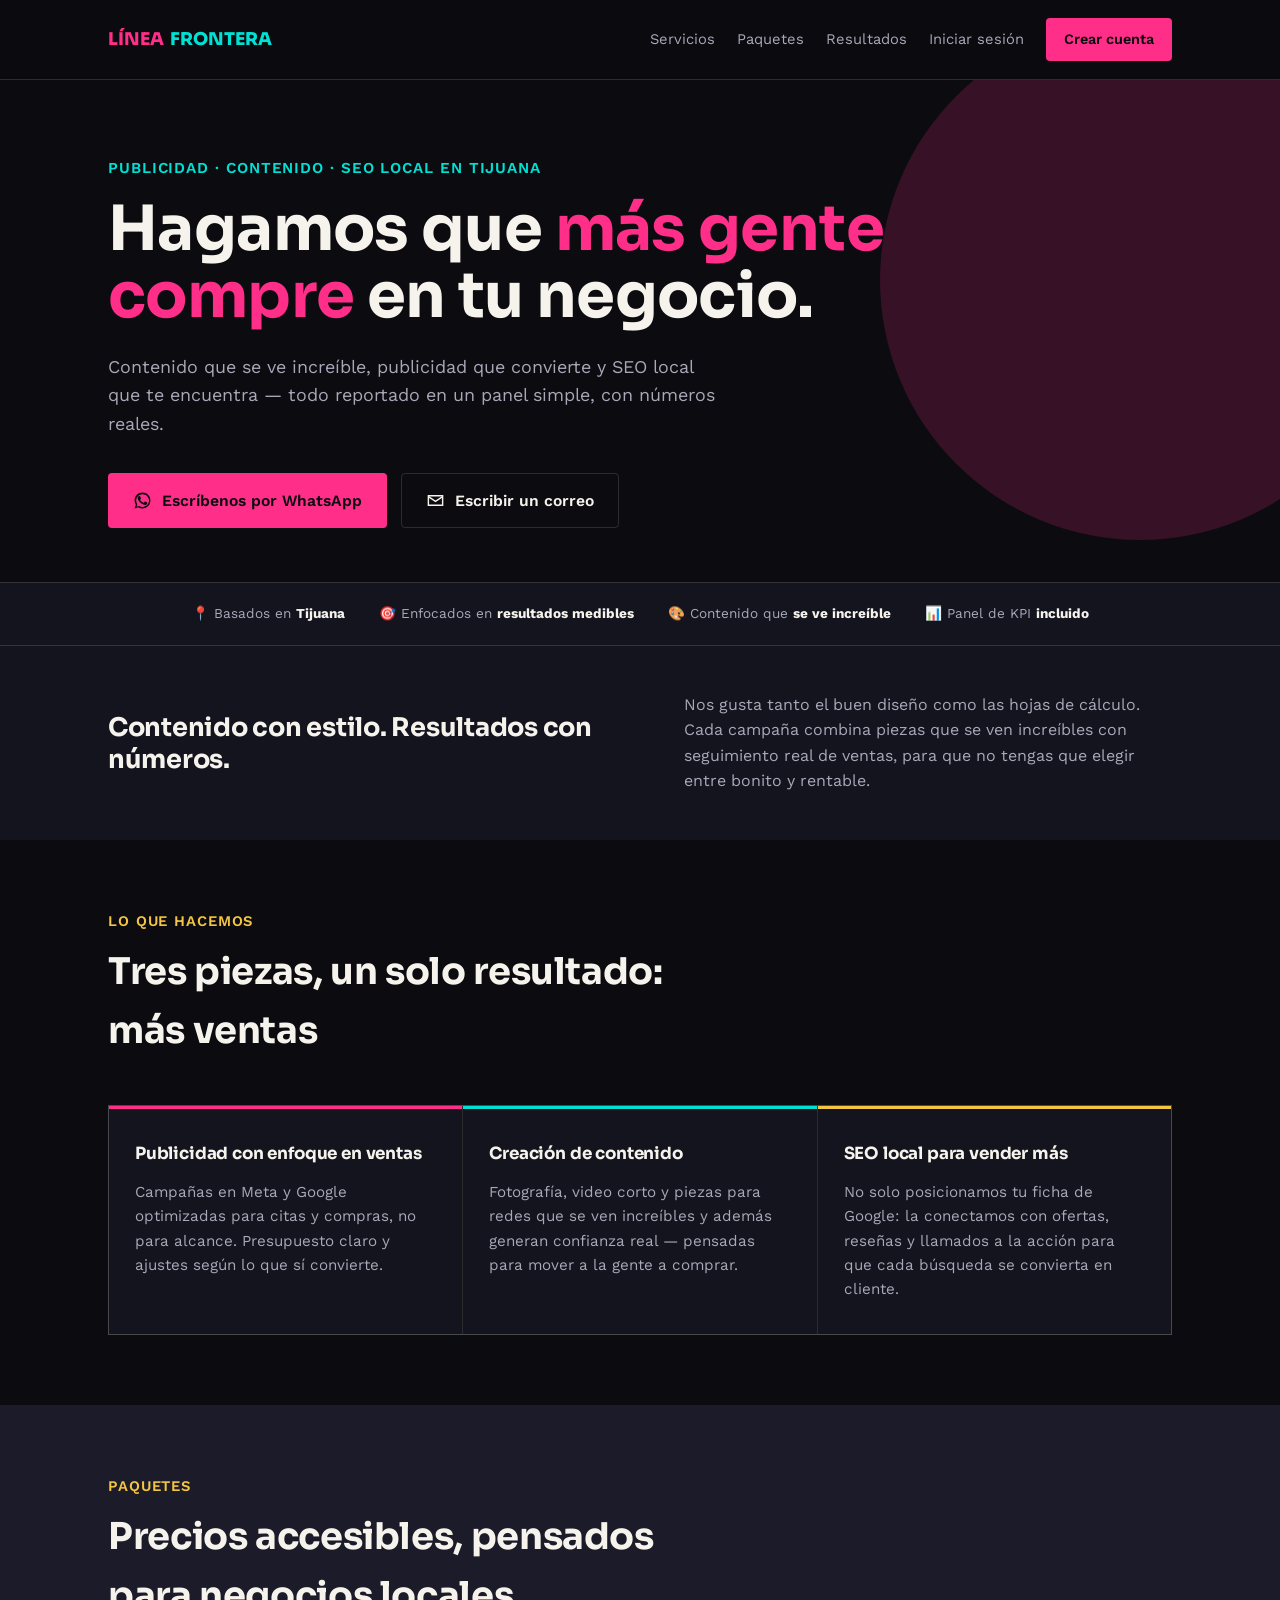
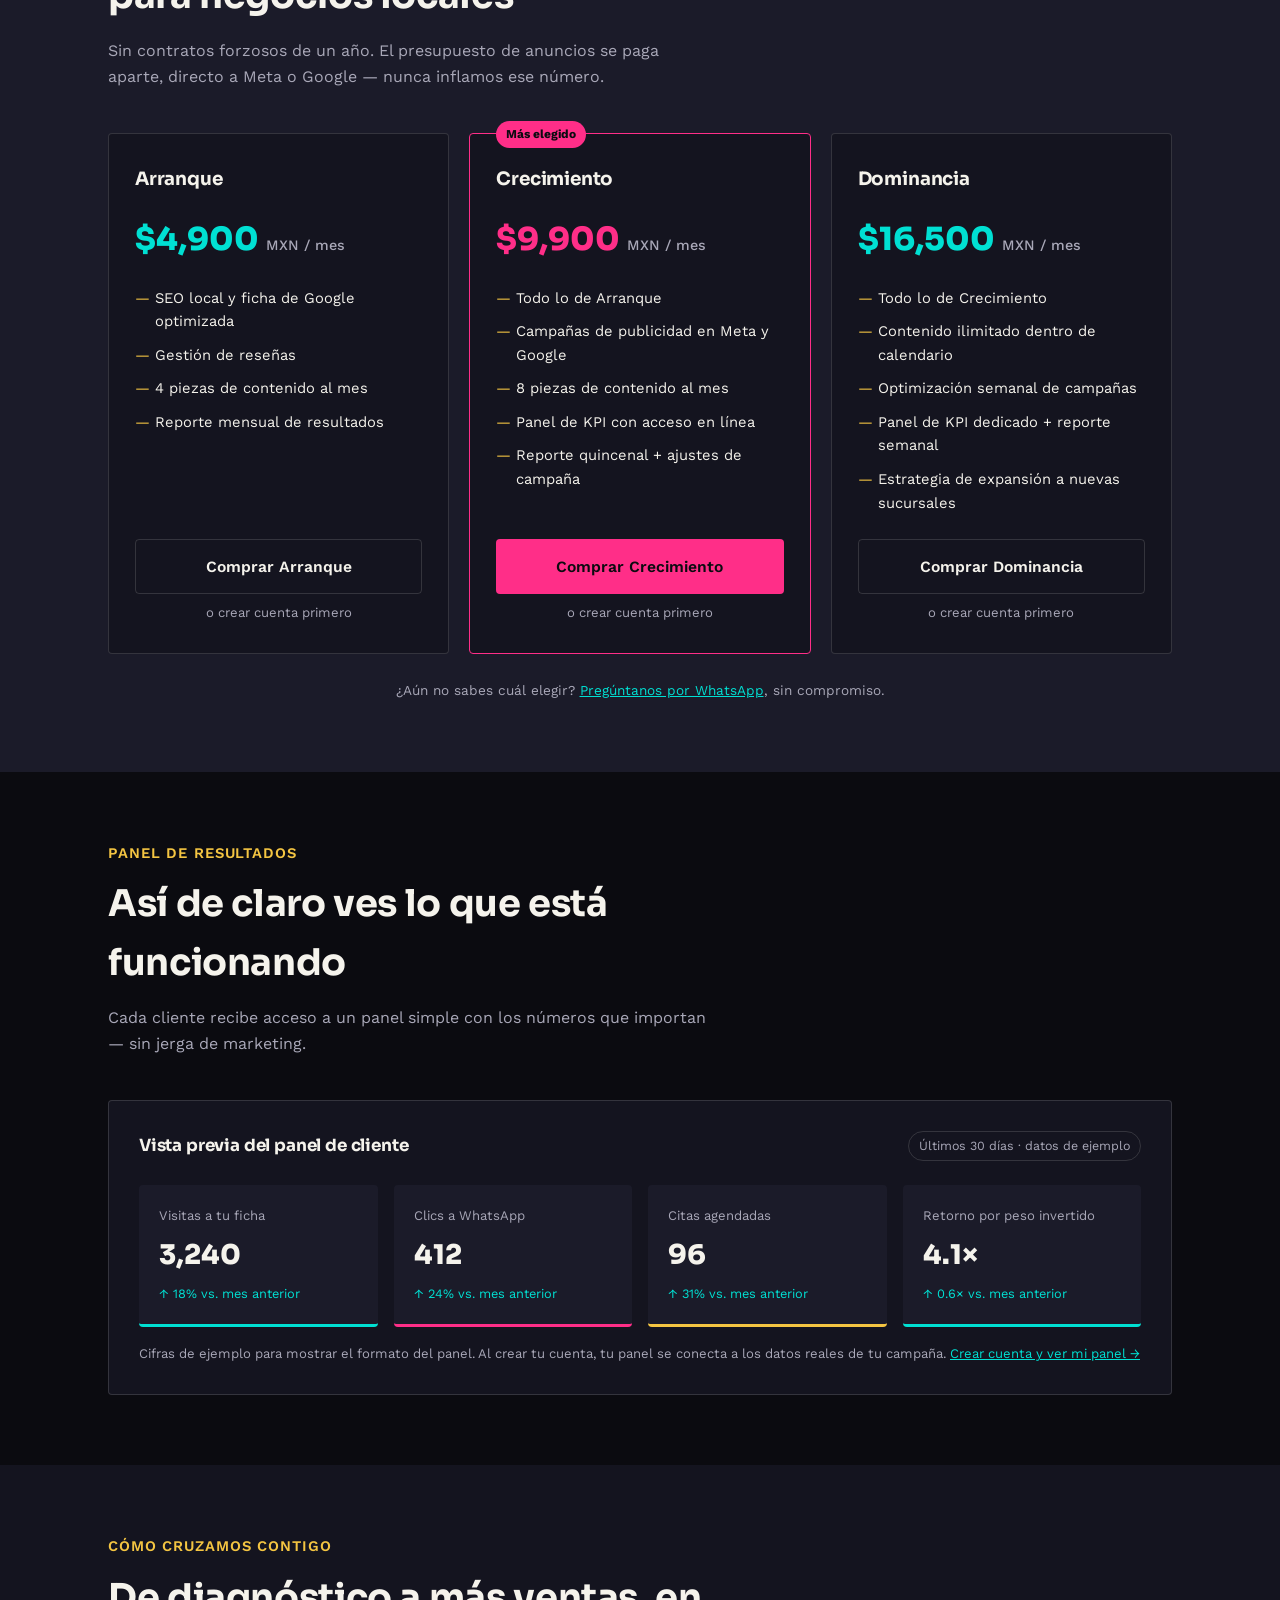
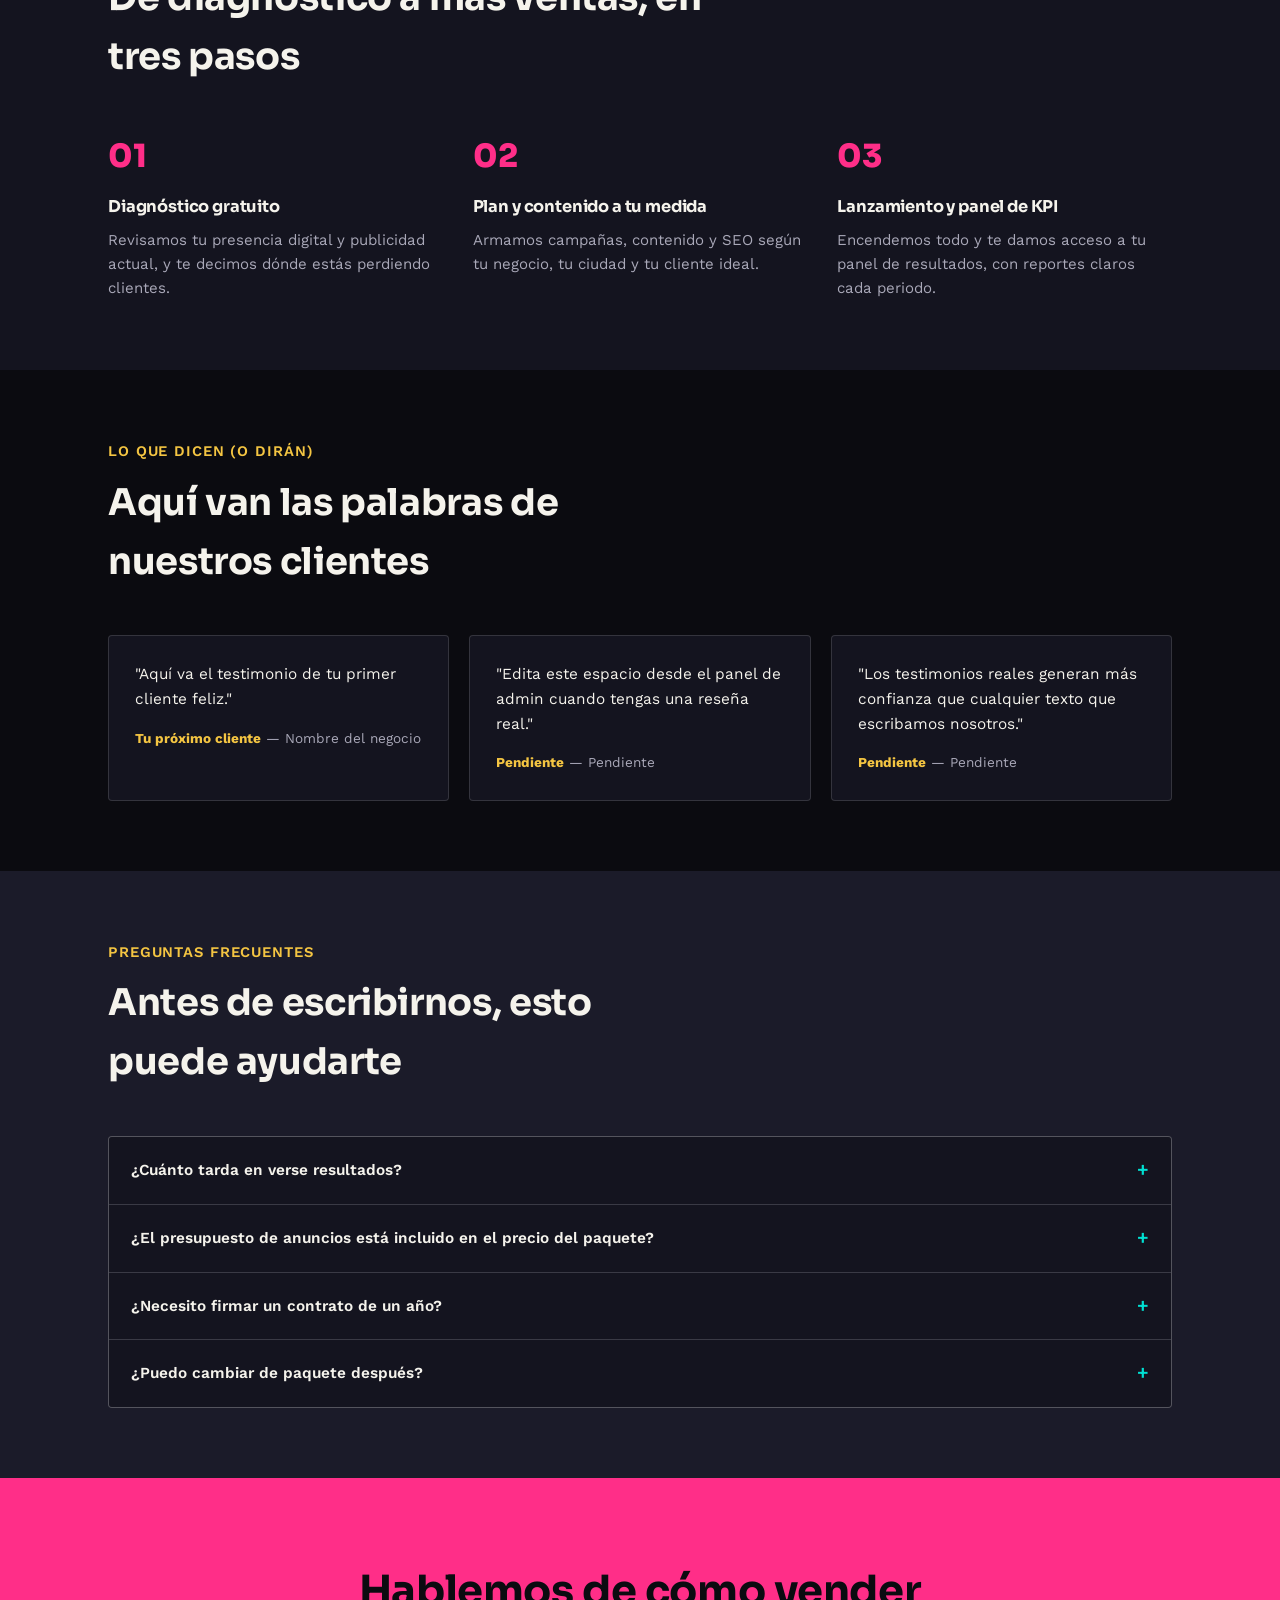
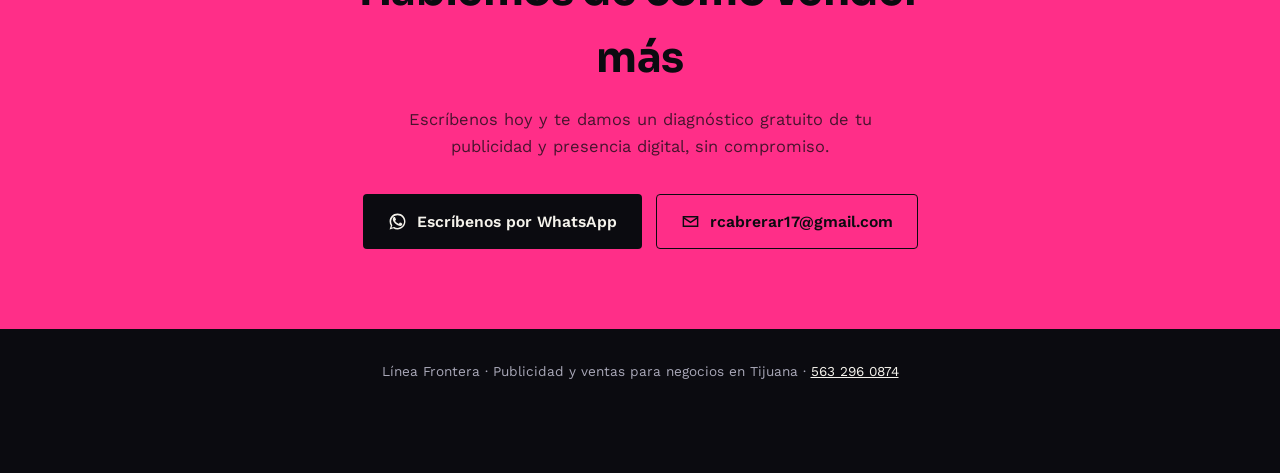
<file: index.html>
<!DOCTYPE html>
<html lang="es">
<head>
<meta charset="UTF-8">
<meta name="viewport" content="width=device-width, initial-scale=1.0">
<title>Línea Frontera — Publicidad, contenido y SEO en Tijuana</title>
<meta name="description" content="Agencia de publicidad, contenido y SEO local en Tijuana. Contenido que se ve increíble y resultados que se ven en tu panel de ventas.">
<link rel="stylesheet" href="styles.css">
</head>
<body>

<header class="top">
  <nav class="nav">
    <div class="brand"><span class="lf-b">LÍNEA</span><span class="lf-f">FRONTERA</span></div>
    <div class="nav-links" id="navLinks">
      <a class="link" href="#servicios">Servicios</a>
      <a class="link" href="#paquetes">Paquetes</a>
      <a class="link" href="#resultados">Resultados</a>
      <a class="link" href="auth.html">Iniciar sesión</a>
      <a class="cta-nav" href="auth.html?modo=crear">Crear cuenta</a>
    </div>
    <button class="menu-btn" id="menuBtn" aria-label="Abrir menú">☰</button>
  </nav>
</header>

<section class="hero">
  <div class="blockbg"></div>
  <div class="wrap">
    <div class="kicker" id="heroKicker">Publicidad · Contenido · SEO local en Tijuana</div>
    <h1 id="heroTitle">Cargando…</h1>
    <p class="lead" id="heroSubtitle">Cargando…</p>
    <div class="cta-row" id="contacto">
      <a class="btn btn-primary" id="heroWaBtn" target="_blank" rel="noopener">
        <svg viewBox="0 0 24 24" fill="currentColor"><path d="M17.472 14.382c-.297-.149-1.758-.867-2.03-.967-.273-.099-.471-.148-.67.15-.197.297-.767.966-.94 1.164-.173.198-.347.223-.644.075-.297-.15-1.255-.463-2.39-1.475-.883-.788-1.48-1.761-1.653-2.059-.173-.297-.018-.458.13-.606.134-.133.298-.347.446-.52.149-.174.198-.298.298-.497.099-.198.05-.372-.025-.521-.075-.149-.669-1.612-.916-2.207-.242-.579-.487-.5-.669-.51-.173-.008-.371-.01-.57-.01-.198 0-.52.074-.792.372-.272.297-1.04 1.016-1.04 2.479 0 1.462 1.065 2.875 1.213 3.074.148.198 2.096 3.2 5.077 4.487.709.306 1.262.489 1.694.625.712.227 1.36.195 1.871.118.571-.085 1.758-.719 2.006-1.413.248-.694.248-1.289.173-1.413-.074-.124-.272-.198-.57-.347z"/><path d="M12.014 2C6.486 2 2 6.486 2 12.014c0 1.987.577 3.83 1.577 5.396L2 22l4.706-1.55a9.945 9.945 0 0 0 5.308 1.532h.004c5.528 0 10.014-4.486 10.014-10.014C22.032 6.486 17.546 2 12.014 2zm0 18.14h-.003a8.14 8.14 0 0 1-4.146-1.135l-.297-.176-3.09.994.994-3.033-.193-.312a8.11 8.11 0 0 1-1.257-4.35c0-4.478 3.647-8.126 8.13-8.126 4.478 0 8.126 3.648 8.126 8.13 0 4.478-3.648 8.008-8.264 8.008z"/></svg>
        Escríbenos por WhatsApp
      </a>
      <a class="btn btn-outline" id="heroEmailBtn">
        <svg viewBox="0 0 24 24" fill="none" stroke="currentColor" stroke-width="1.8"><path d="M3 6h18v12H3z"/><path d="M3 7l9 6 9-6"/></svg>
        Escribir un correo
      </a>
    </div>
  </div>
</section>

<div class="trust-bar">
  <div class="wrap">
    <span>📍 Basados en <strong>Tijuana</strong></span>
    <span>🎯 Enfocados en <strong>resultados medibles</strong></span>
    <span>🎨 Contenido que <strong>se ve increíble</strong></span>
    <span>📊 Panel de KPI <strong>incluido</strong></span>
  </div>
</div>

<div class="strip">
  <div class="wrap">
    <h2 id="stripTitle">Cargando…</h2>
    <p id="stripText">Cargando…</p>
  </div>
</div>

<section class="services" id="servicios">
  <div class="wrap">
    <div class="section-head">
      <div class="kicker">Lo que hacemos</div>
      <h2>Tres piezas, un solo resultado: más ventas</h2>
    </div>
    <div class="services-grid" id="servicesGrid"></div>
  </div>
</section>

<section class="packages" id="paquetes">
  <div class="wrap">
    <div class="section-head">
      <div class="kicker">Paquetes</div>
      <h2>Precios accesibles, pensados para negocios locales</h2>
      <p>Sin contratos forzosos de un año. El presupuesto de anuncios se paga aparte, directo a Meta o Google — nunca inflamos ese número.</p>
    </div>
    <div class="pkg-grid" id="pkgGrid"></div>
    <p class="pkg-note">¿Aún no sabes cuál elegir? <a href="https://wa.me/525632960874?text=Hola%2C%20no%20s%C3%A9%20qu%C3%A9%20paquete%20me%20conviene" style="color:var(--cyan)" target="_blank" rel="noopener">Pregúntanos por WhatsApp</a>, sin compromiso.</p>
  </div>
</section>

<section class="kpi" id="resultados">
  <div class="wrap">
    <div class="section-head">
      <div class="kicker">Panel de resultados</div>
      <h2>Así de claro ves lo que está funcionando</h2>
      <p>Cada cliente recibe acceso a un panel simple con los números que importan — sin jerga de marketing.</p>
    </div>
    <div class="kpi-panel">
      <div class="kpi-panel-head">
        <h3>Vista previa del panel de cliente</h3>
        <span class="kpi-tag">Últimos 30 días · datos de ejemplo</span>
      </div>
      <div class="kpi-cards">
        <div class="kpi-card">
          <div class="label">Visitas a tu ficha</div>
          <div class="value" id="kpiVisitas">—</div>
          <div class="delta">↑ 18% vs. mes anterior</div>
        </div>
        <div class="kpi-card">
          <div class="label">Clics a WhatsApp</div>
          <div class="value" id="kpiClics">—</div>
          <div class="delta">↑ 24% vs. mes anterior</div>
        </div>
        <div class="kpi-card">
          <div class="label">Citas agendadas</div>
          <div class="value" id="kpiCitas">—</div>
          <div class="delta">↑ 31% vs. mes anterior</div>
        </div>
        <div class="kpi-card">
          <div class="label">Retorno por peso invertido</div>
          <div class="value" id="kpiRoas">—</div>
          <div class="delta">↑ 0.6× vs. mes anterior</div>
        </div>
      </div>
      <p class="kpi-caption">Cifras de ejemplo para mostrar el formato del panel. Al crear tu cuenta, tu panel se conecta a los datos reales de tu campaña. <a href="auth.html?modo=crear" style="color:var(--cyan)">Crear cuenta y ver mi panel →</a></p>
    </div>
  </div>
</section>

<section class="process">
  <div class="wrap">
    <div class="section-head">
      <div class="kicker">Cómo cruzamos contigo</div>
      <h2>De diagnóstico a más ventas, en tres pasos</h2>
    </div>
    <div class="steps">
      <div class="step">
        <div class="num">01</div>
        <h3>Diagnóstico gratuito</h3>
        <p>Revisamos tu presencia digital y publicidad actual, y te decimos dónde estás perdiendo clientes.</p>
      </div>
      <div class="step">
        <div class="num">02</div>
        <h3>Plan y contenido a tu medida</h3>
        <p>Armamos campañas, contenido y SEO según tu negocio, tu ciudad y tu cliente ideal.</p>
      </div>
      <div class="step">
        <div class="num">03</div>
        <h3>Lanzamiento y panel de KPI</h3>
        <p>Encendemos todo y te damos acceso a tu panel de resultados, con reportes claros cada periodo.</p>
      </div>
    </div>
  </div>
</section>

<section class="testimonials">
  <div class="wrap">
    <div class="section-head">
      <div class="kicker">Lo que dicen (o dirán)</div>
      <h2>Aquí van las palabras de nuestros clientes</h2>
    </div>
    <div class="testi-grid" id="testiGrid"></div>
  </div>
</section>

<section class="faq">
  <div class="wrap">
    <div class="section-head">
      <div class="kicker">Preguntas frecuentes</div>
      <h2>Antes de escribirnos, esto puede ayudarte</h2>
    </div>
    <div class="faq-list" id="faqList"></div>
  </div>
</section>

<section class="final">
  <div class="wrap">
    <h2>Hablemos de cómo vender más</h2>
    <p>Escríbenos hoy y te damos un diagnóstico gratuito de tu publicidad y presencia digital, sin compromiso.</p>
    <div class="cta-row">
      <a class="btn btn-primary" id="finalWaBtn" target="_blank" rel="noopener">
        <svg viewBox="0 0 24 24" fill="currentColor"><path d="M17.472 14.382c-.297-.149-1.758-.867-2.03-.967-.273-.099-.471-.148-.67.15-.197.297-.767.966-.94 1.164-.173.198-.347.223-.644.075-.297-.15-1.255-.463-2.39-1.475-.883-.788-1.48-1.761-1.653-2.059-.173-.297-.018-.458.13-.606.134-.133.298-.347.446-.52.149-.174.198-.298.298-.497.099-.198.05-.372-.025-.521-.075-.149-.669-1.612-.916-2.207-.242-.579-.487-.5-.669-.51-.173-.008-.371-.01-.57-.01-.198 0-.52.074-.792.372-.272.297-1.04 1.016-1.04 2.479 0 1.462 1.065 2.875 1.213 3.074.148.198 2.096 3.2 5.077 4.487.709.306 1.262.489 1.694.625.712.227 1.36.195 1.871.118.571-.085 1.758-.719 2.006-1.413.248-.694.248-1.289.173-1.413-.074-.124-.272-.198-.57-.347z"/><path d="M12.014 2C6.486 2 2 6.486 2 12.014c0 1.987.577 3.83 1.577 5.396L2 22l4.706-1.55a9.945 9.945 0 0 0 5.308 1.532h.004c5.528 0 10.014-4.486 10.014-10.014C22.032 6.486 17.546 2 12.014 2zm0 18.14h-.003a8.14 8.14 0 0 1-4.146-1.135l-.297-.176-3.09.994.994-3.033-.193-.312a8.11 8.11 0 0 1-1.257-4.35c0-4.478 3.647-8.126 8.13-8.126 4.478 0 8.126 3.648 8.126 8.13 0 4.478-3.648 8.008-8.264 8.008z"/></svg>
        Escríbenos por WhatsApp
      </a>
      <a class="btn btn-outline" id="finalEmailBtn">
        <svg viewBox="0 0 24 24" fill="none" stroke="currentColor" stroke-width="1.8"><path d="M3 6h18v12H3z"/><path d="M3 7l9 6 9-6"/></svg>
        <span id="finalEmailLabel">Escribir un correo</span>
      </a>
    </div>
  </div>
</section>

<footer>
  Línea Frontera · Publicidad y ventas para negocios en Tijuana · <a id="footerPhoneLink" href="#"><span id="footerPhoneLabel">—</span></a>
</footer>

<a class="sticky-wa" id="stickyWaBtn" target="_blank" rel="noopener">💬 Escríbenos por WhatsApp</a>

<script src="script.js"></script>
</body>
</html>
</file>
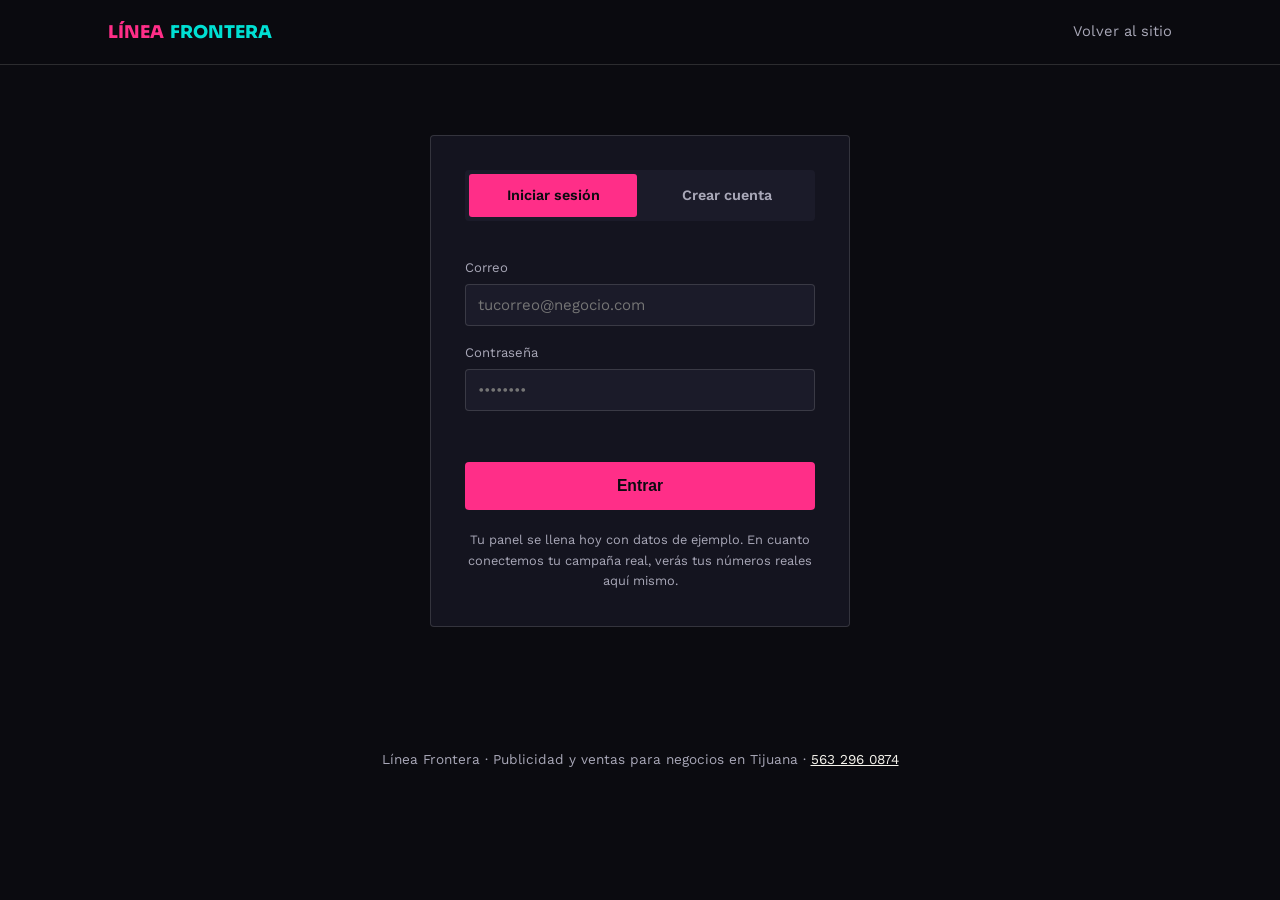
<file: admin.html>
<!DOCTYPE html>
<html lang="es">
<head>
<meta charset="UTF-8">
<meta name="viewport" content="width=device-width, initial-scale=1.0">
<title>Panel de administrador — Línea Frontera</title>
<link rel="stylesheet" href="styles.css">
</head>
<body class="admin-body" data-require="admin">

<div class="admin-shell">
  <aside class="sidebar">
    <div class="brand"><span class="lf-b">LÍNEA</span><span class="lf-f">FRONTERA</span></div>
    <nav>
      <button class="tab-btn active" data-target="resumen">Resumen</button>
      <button class="tab-btn" data-target="campanas">Campañas</button>
      <button class="tab-btn" data-target="contenido">Contenido</button>
      <button class="tab-btn" data-target="leads">Leads</button>
      <button class="tab-btn" data-target="clientes">Clientes</button>
      <button class="tab-btn" data-target="editor">Editor del sitio</button>
      <button class="tab-btn" data-target="herramientas">Herramientas</button>
    </nav>
    <a class="back" href="index.html">← Volver al sitio</a>
  </aside>

  <main class="admin-main">
    <div class="admin-topbar">
      <h1>Panel de administrador</h1>
      <div style="display:flex; align-items:center; gap:16px;">
        <select class="range-select">
          <option>Últimos 30 días</option>
          <option>Últimos 7 días</option>
          <option>Este trimestre</option>
        </select>
        <button class="logout-btn" id="logoutBtn">Cerrar sesión</button>
      </div>
    </div>

    <!-- RESUMEN -->
    <section class="admin-panel-view active" id="resumen">
      <div class="admin-kpi-cards">
        <div class="kpi-card"><div class="label">Visitas a tu ficha</div><div class="value">3,240</div><div class="delta">↑ 18% vs. mes anterior</div></div>
        <div class="kpi-card"><div class="label">Clics a WhatsApp</div><div class="value">412</div><div class="delta">↑ 24% vs. mes anterior</div></div>
        <div class="kpi-card"><div class="label">Citas agendadas</div><div class="value">96</div><div class="delta">↑ 31% vs. mes anterior</div></div>
        <div class="kpi-card"><div class="label">Cuentas registradas</div><div class="value" id="resumenClientCount">0</div><div class="delta">Total acumulado</div></div>
      </div>
      <div class="chart-card">
        <h3>Citas agendadas por semana</h3>
        <div class="bars">
          <div class="bar" style="height:38%"><span>Sem 1</span></div>
          <div class="bar" style="height:55%"><span>Sem 2</span></div>
          <div class="bar" style="height:64%"><span>Sem 3</span></div>
          <div class="bar" style="height:100%"><span>Sem 4</span></div>
        </div>
      </div>
      <p style="color:var(--muted); font-size:0.85rem;">Datos de ejemplo para mostrar el formato del panel real que recibe cada cliente de Línea Frontera.</p>
    </section>

    <!-- CAMPAÑAS -->
    <section class="admin-panel-view" id="campanas">
      <div class="admin-kpi-cards">
        <div class="kpi-card"><div class="label">Gasto en anuncios</div><div class="value">$8,400</div><div class="delta">Meta + Google</div></div>
        <div class="kpi-card"><div class="label">Costo por cita</div><div class="value">$87</div><div class="delta">↓ 12% vs. mes anterior</div></div>
        <div class="kpi-card"><div class="label">Clics en anuncios</div><div class="value">2,105</div><div class="delta">↑ 9% vs. mes anterior</div></div>
        <div class="kpi-card"><div class="label">Campañas activas</div><div class="value">3</div><div class="delta">2 en Meta, 1 en Google</div></div>
      </div>
      <div class="chart-card">
        <h3>Rendimiento por campaña</h3>
        <div class="bars">
          <div class="bar" style="height:80%"><span>Implantes</span></div>
          <div class="bar" style="height:45%"><span>Ortodoncia</span></div>
          <div class="bar" style="height:60%"><span>Limpieza</span></div>
        </div>
      </div>
      <p style="color:var(--muted); font-size:0.85rem;">Para editar la campaña específica de un cliente (gasto, citas, ROAS), ve a la pestaña <strong>Clientes</strong> y usa "Editar campaña" en su fila.</p>
    </section>

    <!-- CONTENIDO -->
    <section class="admin-panel-view" id="contenido">
      <div class="content-grid">
        <div class="content-item"><span class="tag">Publicado</span><h4>Antes / después</h4><p>Reel · 1,240 reproducciones</p></div>
        <div class="content-item"><span class="tag">Publicado</span><h4>Testimonio de paciente</h4><p>Post · 340 interacciones</p></div>
        <div class="content-item"><span class="tag">Programado</span><h4>Promo del mes</h4><p>Historia · sale mañana</p></div>
        <div class="content-item"><span class="tag">En revisión</span><h4>Video del consultorio</h4><p>Reel · esperando aprobación</p></div>
        <div class="content-item"><span class="tag">Programado</span><h4>Tips de higiene dental</h4><p>Carrusel · sale en 3 días</p></div>
        <div class="content-item"><span class="tag">Publicado</span><h4>Pregunta frecuente</h4><p>Post · 210 interacciones</p></div>
      </div>
    </section>

    <!-- LEADS -->
    <section class="admin-panel-view" id="leads">
      <div class="table-card">
        <h3>Leads recientes</h3>
        <table>
          <thead><tr><th>Nombre</th><th>Origen</th><th>Servicio de interés</th><th>Estatus</th></tr></thead>
          <tbody>
            <tr><td>Ana R.</td><td>Meta Ads</td><td>Implantes</td><td><span class="status agendada">Agendada</span></td></tr>
            <tr><td>Carlos M.</td><td>Google</td><td>Ortodoncia</td><td><span class="status contactada">Contactada</span></td></tr>
            <tr><td>Priscila V.</td><td>Ficha de Google</td><td>Limpieza dental</td><td><span class="status nueva">Nueva</span></td></tr>
            <tr><td>José L.</td><td>Meta Ads</td><td>Implantes</td><td><span class="status agendada">Agendada</span></td></tr>
            <tr><td>Diana H.</td><td>WhatsApp directo</td><td>Consulta general</td><td><span class="status nueva">Nueva</span></td></tr>
          </tbody>
        </table>
      </div>
    </section>

    <!-- CLIENTES -->
    <section class="admin-panel-view" id="clientes">
      <div class="table-card">
        <h3>Cuentas registradas</h3>
        <table>
          <thead><tr><th>Cliente</th><th>Negocio</th><th>Paquete</th><th>Estatus</th><th>ROAS</th><th></th></tr></thead>
          <tbody id="clientsTableBody">
            <tr><td colspan="6" style="color:var(--muted);">Todavía no hay cuentas creadas.</td></tr>
          </tbody>
        </table>
      </div>
      <p style="color:var(--muted); font-size:0.82rem; margin-top:14px;">Las cuentas y sus campañas se guardan en este navegador mientras conectamos una base de datos real (Cloudflare D1 o Supabase) que las sincronice entre todos los dispositivos.</p>
    </section>

    <!-- EDITOR DEL SITIO (monstruoso) -->
    <section class="admin-panel-view" id="editor">
      <p style="color:var(--muted); font-size:0.88rem; margin-bottom:20px; max-width:70ch;">Edita cualquier texto, precio, paquete, testimonio o pregunta frecuente de la página principal. Los cambios se guardan al presionar <strong>Guardar todo</strong> y se ven de inmediato en <a href="index.html" style="color:var(--cyan)">la página principal</a>, en este navegador.</p>

      <form id="siteEditorForm">
        <div id="editorSections"></div>

        <div class="editor-toolbar">
          <button type="submit" class="btn btn-primary">Guardar todo</button>
          <button type="button" class="btn btn-outline" id="resetContentBtn">Restablecer valores originales</button>
          <span class="save-msg" id="editorSaved"></span>
        </div>
      </form>

      <div class="editor-section" id="jsonAdvancedSection">
        <button type="button" class="editor-section-head" data-toggle="jsonAdvancedSection">
          <h3>Modo avanzado — editar todo el sitio como JSON</h3>
          <span class="plus">+</span>
        </button>
        <div class="editor-section-body">
          <p style="color:var(--muted); font-size:0.82rem;">Control total: copia este JSON, edítalo como quieras y pégalo de vuelta. Útil para reordenar, duplicar o borrar bloques enteros sin usar los formularios de arriba.</p>
          <textarea id="jsonAdvancedBox" class="json-box"></textarea>
          <div style="display:flex; gap:12px; margin-top:12px;">
            <button type="button" class="btn btn-primary btn-sm" id="applyJsonBtn">Aplicar JSON</button>
            <span class="save-msg" id="jsonSaved"></span>
          </div>
        </div>
      </div>
    </section>

    <!-- HERRAMIENTAS -->
    <section class="admin-panel-view" id="herramientas">
      <div class="content-grid">
        <a class="content-item" style="text-decoration:none;" href="https://business.facebook.com" target="_blank" rel="noopener"><span class="tag">Publicidad</span><h4>Meta Business Suite</h4><p>Administra campañas de Facebook e Instagram</p></a>
        <a class="content-item" style="text-decoration:none;" href="https://ads.google.com" target="_blank" rel="noopener"><span class="tag">Publicidad</span><h4>Google Ads</h4><p>Campañas de búsqueda y display</p></a>
        <a class="content-item" style="text-decoration:none;" href="https://business.google.com" target="_blank" rel="noopener"><span class="tag">SEO local</span><h4>Google Business Profile</h4><p>Ficha, reseñas y publicaciones locales</p></a>
        <a class="content-item" style="text-decoration:none;" href="https://analytics.google.com" target="_blank" rel="noopener"><span class="tag">Estadísticas</span><h4>Google Analytics</h4><p>Tráfico y comportamiento del sitio</p></a>
        <a class="content-item" style="text-decoration:none;" href="https://www.canva.com" target="_blank" rel="noopener"><span class="tag">Contenido</span><h4>Canva</h4><p>Diseño de piezas para redes</p></a>
        <a class="content-item" style="text-decoration:none;" href="https://dash.cloudflare.com" target="_blank" rel="noopener"><span class="tag">Sitio</span><h4>Cloudflare Pages</h4><p>Hosting y dominio lineafrontera.stream</p></a>
        <a class="content-item" style="text-decoration:none;" href="https://dashboard.stripe.com/payment-links" target="_blank" rel="noopener"><span class="tag">Cobros</span><h4>Stripe Payment Links</h4><p>Crea un link de pago para cada paquete, sin código</p></a>
        <a class="content-item" style="text-decoration:none;" href="https://www.mercadopago.com.mx/herramientas-para-vender/link-de-pago" target="_blank" rel="noopener"><span class="tag">Cobros</span><h4>Mercado Pago — Link de pago</h4><p>Alternativa local para cobrar en MXN</p></a>
        <a class="content-item" style="text-decoration:none;" href="https://wa.me/525632960874" target="_blank" rel="noopener"><span class="tag">Contacto</span><h4>Tu WhatsApp</h4><p>Abre tu chat directo</p></a>
      </div>
    </section>
  </main>
</div>

<script src="script.js"></script>
</body>
</html>
</file>
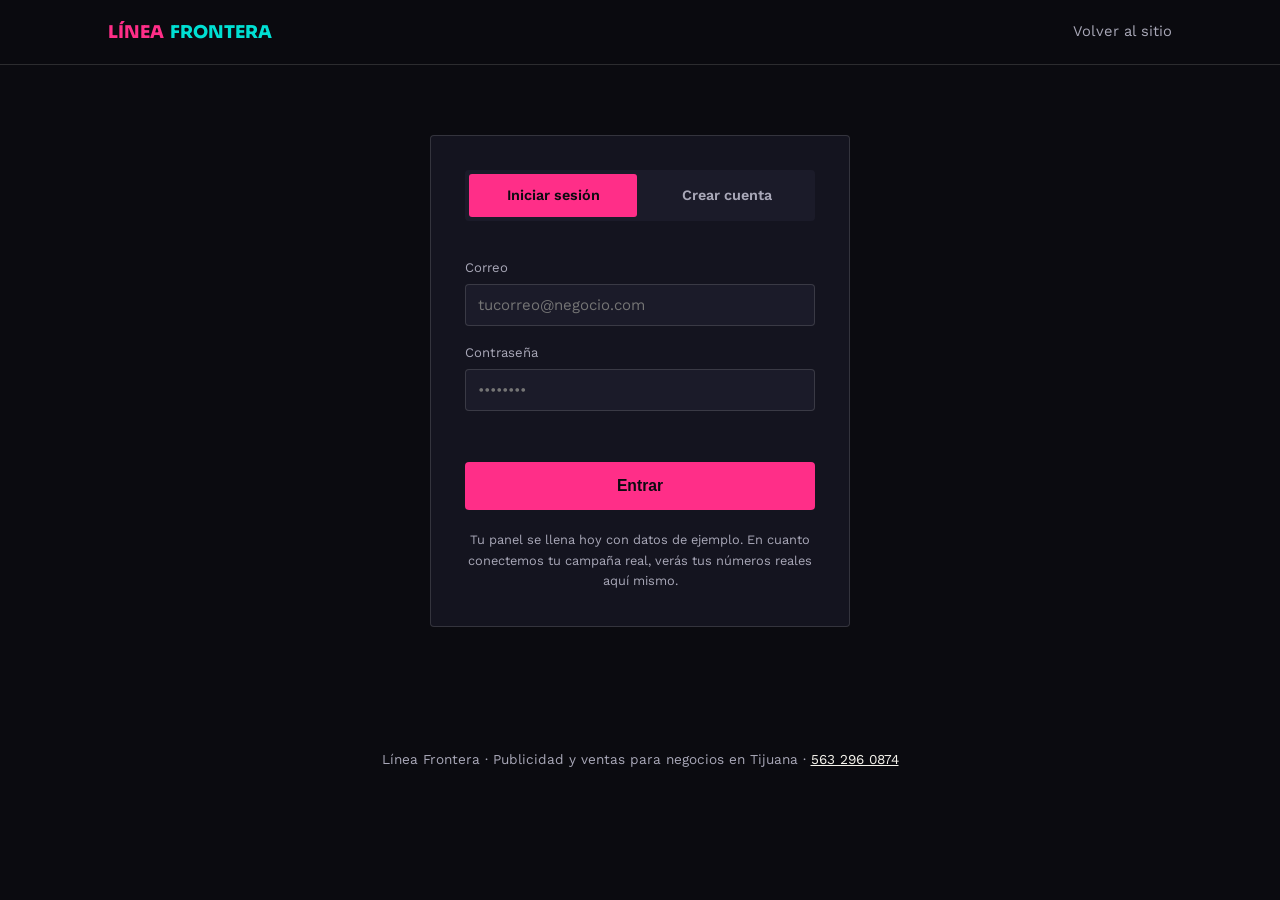
<file: auth.html>
<!DOCTYPE html>
<html lang="es">
<head>
<meta charset="UTF-8">
<meta name="viewport" content="width=device-width, initial-scale=1.0">
<title>Mi cuenta — Línea Frontera</title>
<link rel="stylesheet" href="styles.css">
</head>
<body>

<header class="top">
  <nav class="nav">
    <a href="index.html" style="text-decoration:none;"><div class="brand"><span class="lf-b">LÍNEA</span><span class="lf-f">FRONTERA</span></div></a>
    <div class="nav-links" id="navLinks">
      <a class="link" href="index.html">Volver al sitio</a>
    </div>
  </nav>
</header>

<section class="auth-section">
  <div class="wrap auth-wrap">
    <div class="auth-card">
      <div class="auth-tabs">
        <button class="auth-tab active" data-tab="login">Iniciar sesión</button>
        <button class="auth-tab" data-tab="signup">Crear cuenta</button>
      </div>

      <!-- LOGIN -->
      <form id="loginForm" class="auth-form active">
        <label>Correo</label>
        <input type="email" id="loginEmail" placeholder="tucorreo@negocio.com" required>
        <label>Contraseña</label>
        <input type="password" id="loginPassword" placeholder="••••••••" required>
        <p class="auth-error" id="loginError"></p>
        <button type="submit" class="btn btn-primary" style="width:100%; justify-content:center;">Entrar</button>
      </form>

      <!-- SIGNUP -->
      <form id="signupForm" class="auth-form">
        <label>Nombre</label>
        <input type="text" id="signupName" placeholder="Tu nombre" required>
        <label>Negocio</label>
        <input type="text" id="signupBusiness" placeholder="Nombre de tu clínica o negocio" required>
        <label>Correo</label>
        <input type="email" id="signupEmail" placeholder="tucorreo@negocio.com" required>
        <label>Contraseña</label>
        <input type="password" id="signupPassword" placeholder="Mínimo 6 caracteres" minlength="6" required>
        <label>Paquete de interés</label>
        <select id="signupPackage">
          <option value="Arranque">Arranque — $4,900/mes</option>
          <option value="Crecimiento">Crecimiento — $9,900/mes</option>
          <option value="Dominancia">Dominancia — $16,500/mes</option>
          <option value="Aún no sé">Aún no sé, quiero asesoría</option>
        </select>
        <p class="auth-error" id="signupError"></p>
        <button type="submit" class="btn btn-primary" style="width:100%; justify-content:center;">Crear cuenta</button>
      </form>

      <p class="auth-note">Tu panel se llena hoy con datos de ejemplo. En cuanto conectemos tu campaña real, verás tus números reales aquí mismo.</p>
    </div>
  </div>
</section>

<footer>
  Línea Frontera · Publicidad y ventas para negocios en Tijuana · <a href="tel:+525632960874">563 296 0874</a>
</footer>

<script src="script.js"></script>
</body>
</html>
</file>
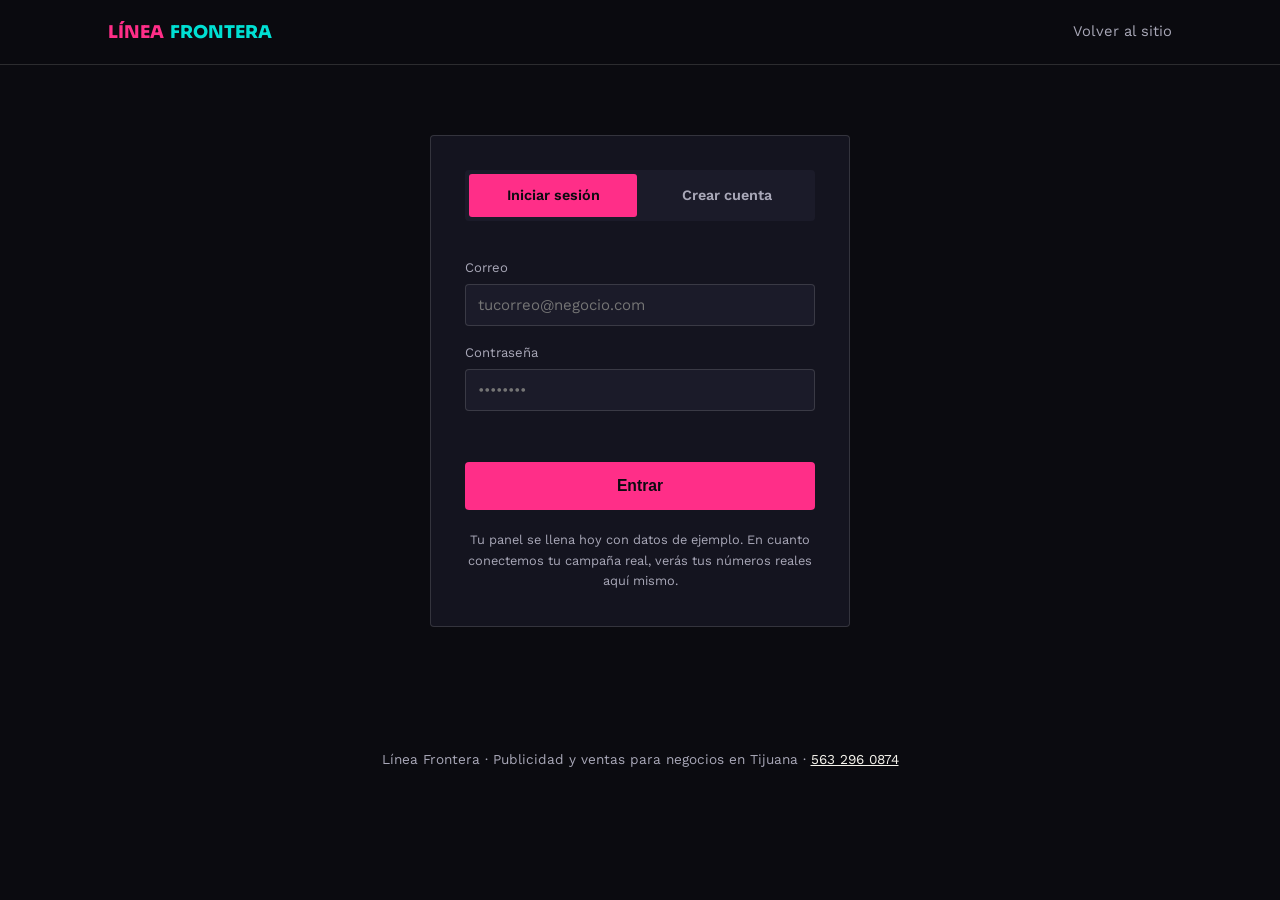
<file: dashboard.html>
<!DOCTYPE html>
<html lang="es">
<head>
<meta charset="UTF-8">
<meta name="viewport" content="width=device-width, initial-scale=1.0">
<title>Mi panel — Línea Frontera</title>
<link rel="stylesheet" href="styles.css">
</head>
<body class="admin-body" data-require="client">

<div class="dash-header">
  <a href="index.html" style="text-decoration:none;"><div class="brand"><span class="lf-b">LÍNEA</span><span class="lf-f">FRONTERA</span></div></a>
  <div style="display:flex; align-items:center; gap:18px;">
    <span class="who">Hola, <strong id="clientName">—</strong></span>
    <button class="logout-btn" id="logoutBtn">Cerrar sesión</button>
  </div>
</div>

<main class="dash-main">
  <div class="pkg-banner">
    <div>
      <div class="name">Paquete <span id="clientPackage">—</span></div>
      <div class="sub">Negocio registrado: <span id="clientBusiness">—</span></div>
    </div>
    <span class="live-tag"><span class="live-dot"></span> Datos en vivo</span>
  </div>

  <div class="admin-kpi-cards">
    <div class="kpi-card">
      <div class="label">Visitas a tu ficha</div>
      <div class="value">3,240</div>
      <div class="delta">↑ 18% vs. mes anterior</div>
    </div>
    <div class="kpi-card">
      <div class="label">Clics a WhatsApp</div>
      <div class="value">412</div>
      <div class="delta">↑ 24% vs. mes anterior</div>
    </div>
    <div class="kpi-card">
      <div class="label">Citas agendadas</div>
      <div class="value">96</div>
      <div class="delta">↑ 31% vs. mes anterior</div>
    </div>
    <div class="kpi-card">
      <div class="label">Retorno por peso invertido</div>
      <div class="value">4.1×</div>
      <div class="delta">↑ 0.6× vs. mes anterior</div>
    </div>
  </div>

  <div class="chart-card">
    <h3>Citas agendadas por semana</h3>
    <div class="bars">
      <div class="bar" style="height:38%"><span>Sem 1</span></div>
      <div class="bar" style="height:55%"><span>Sem 2</span></div>
      <div class="bar" style="height:64%"><span>Sem 3</span></div>
      <div class="bar" style="height:100%"><span>Sem 4</span></div>
    </div>
  </div>

  <div class="content-grid" style="margin-bottom:26px;">
    <div class="content-item"><span class="tag">Publicado</span><h4>Antes / después</h4><p>Reel · 1,240 reproducciones</p></div>
    <div class="content-item"><span class="tag">Programado</span><h4>Promo del mes</h4><p>Historia · sale mañana</p></div>
    <div class="content-item"><span class="tag">En revisión</span><h4>Video del negocio</h4><p>Reel · esperando tu aprobación</p></div>
  </div>

  <p style="color:var(--muted); font-size:0.85rem;">Estos números son de ejemplo mientras arrancamos tu campaña. En cuanto la base de datos esté conectada, este panel se actualizará automáticamente con tus resultados reales, sin que tengas que recargar nada.</p>
</main>

<script src="script.js"></script>
</body>
</html>
</file>
<file: styles.css>
@import url('https://fonts.googleapis.com/css2?family=Sora:wght@500;600;700;800&family=Work+Sans:wght@400;500;600&display=swap');

:root{
  --ink: #0B0B10;
  --panel: #14141F;
  --panel-2: #1B1B29;
  --paper: #F5F3EC;
  --magenta: #FF2E88;
  --cyan: #00E0D3;
  --gold: #F4C542;
  --line: rgba(245,243,236,0.14);
  --muted: #A9A8B8;
  --radius: 4px;
}

*{ box-sizing:border-box; margin:0; padding:0; }
html{ scroll-behavior: smooth; }
body{
  background: var(--ink);
  color: var(--paper);
  font-family: 'Work Sans', sans-serif;
  line-height: 1.6;
  -webkit-font-smoothing: antialiased;
}
h1,h2,h3,.display{
  font-family:'Sora', sans-serif;
  font-weight: 700;
  letter-spacing: -0.01em;
  color: var(--paper);
}
a{ color: inherit; }
.wrap{ max-width: 1120px; margin: 0 auto; padding: 0 28px; }

/* NAV */
header.top{
  position: sticky; top:0; z-index: 50;
  background: rgba(11,11,16,0.92);
  backdrop-filter: blur(6px);
  border-bottom: 1px solid var(--line);
}
.nav{ display:flex; align-items:center; justify-content:space-between; padding: 18px 28px; max-width:1120px; margin:0 auto; }
.brand{ font-family:'Sora',sans-serif; font-weight:800; font-size:1.1rem; display:flex; gap:6px; }
.brand .lf-b{ color: var(--magenta); }
.brand .lf-f{ color: var(--cyan); }
.nav-links{ display:flex; align-items:center; gap: 22px; }
.nav-links a.link{ font-size:0.92rem; color: var(--muted); text-decoration:none; }
.nav-links a.link:hover{ color: var(--paper); }
.cta-nav{
  background: var(--magenta); color: var(--ink); font-weight:600;
  padding: 10px 18px; border-radius: var(--radius); text-decoration:none; font-size:0.9rem;
}
.menu-btn{ display:none; background:none; border:none; color:var(--paper); font-size:1.4rem; cursor:pointer; }

@media (max-width: 820px){
  .nav-links{ display:none; }
  .menu-btn{ display:block; }
  .nav-links.open{
    display:flex; position:absolute; top:64px; left:0; right:0;
    background: var(--ink); flex-direction:column; padding: 20px 28px; gap:16px;
    border-bottom:1px solid var(--line); align-items:flex-start;
  }
}

/* HERO */
.hero{ padding: 76px 0 54px; position:relative; overflow:hidden; }
.hero .blockbg{
  position:absolute; top:-60px; right:-120px; width:520px; height:520px;
  background: var(--magenta); opacity:0.18; border-radius:50%;
}
.hero .kicker{ color: var(--cyan); font-weight:600; font-size:0.95rem; margin-bottom:16px; text-transform:uppercase; letter-spacing:0.06em; }
.hero h1{ font-size: clamp(2.3rem, 5.4vw, 3.9rem); line-height:1.06; max-width:17ch; position:relative; z-index:1; }
.hero h1 .hl{ color: var(--magenta); }
.hero p.lead{ margin-top:24px; max-width:56ch; font-size:1.12rem; color: var(--muted); position:relative; z-index:1; }
.cta-row{ margin-top:34px; display:flex; gap:14px; flex-wrap:wrap; position:relative; z-index:1; }

.btn{
  display:inline-flex; align-items:center; gap:10px; padding:14px 24px;
  font-weight:600; font-size:0.98rem; text-decoration:none; border-radius: var(--radius);
  border: 1.5px solid transparent; transition: transform .15s ease, background .15s ease;
  cursor:pointer;
}
.btn:hover{ transform: translateY(-2px); }
.btn-primary{ background: var(--magenta); color: var(--ink); }
.btn-primary:hover{ background:#ff56a0; }
.btn-outline{ background:transparent; color: var(--paper); border-color: var(--line); }
.btn-outline:hover{ border-color: var(--paper); }
.btn svg{ width:19px; height:19px; flex-shrink:0; }
.btn-sm{ padding:9px 14px; font-size:0.85rem; }

/* TRUST BAR */
.trust-bar{ border-top:1px solid var(--line); border-bottom:1px solid var(--line); background: var(--panel); }
.trust-bar .wrap{ display:flex; flex-wrap:wrap; gap: 10px 34px; padding: 20px 28px; justify-content:center; }
.trust-bar span{ font-size:0.85rem; color: var(--muted); }
.trust-bar strong{ color: var(--paper); }

/* STRIP */
.strip{ background: var(--panel); padding: 46px 0; }
.strip .wrap{ display:grid; grid-template-columns:1.1fr 1fr; gap:40px; align-items:center; }
.strip h2{ font-size:1.6rem; line-height:1.25; }
.strip p{ color: var(--muted); }
@media (max-width:760px){ .strip .wrap{ grid-template-columns:1fr; } }

/* SECTION HEAD */
.section-head{ max-width:60ch; margin-bottom:44px; }
.section-head .kicker{ color: var(--gold); font-weight:600; font-size:0.92rem; margin-bottom:10px; text-transform:uppercase; letter-spacing:0.06em; }
.section-head h2{ font-size: clamp(1.7rem, 3vw, 2.3rem); }
.section-head p{ color: var(--muted); margin-top:12px; }

/* SERVICES */
section.services{ padding: 70px 0; }
.services-grid{ display:grid; grid-template-columns:repeat(3,1fr); gap:1px; background: var(--line); border:1px solid var(--line); }
.service{ background: var(--panel); padding:32px 26px; border-top:3px solid var(--magenta); }
.service:nth-child(2){ border-top-color: var(--cyan); }
.service:nth-child(3){ border-top-color: var(--gold); }
.service h3{ font-size:1.05rem; margin-bottom:12px; }
.service p{ color: var(--muted); font-size:0.95rem; }
@media (max-width:760px){ .services-grid{ grid-template-columns:1fr; } }

/* PACKAGES */
section.packages{ padding: 70px 0; background: var(--panel-2); }
.pkg-grid{ display:grid; grid-template-columns:repeat(3,1fr); gap:20px; margin-top:40px; }
.pkg{ background: var(--panel); border:1px solid var(--line); border-radius: var(--radius); padding: 30px 26px; display:flex; flex-direction:column; }
.pkg.featured{ border-color: var(--magenta); position:relative; }
.pkg.featured::before{
  content:"Más elegido"; position:absolute; top:-13px; left:26px;
  background: var(--magenta); color: var(--ink); font-size:0.75rem; font-weight:700;
  padding: 4px 10px; border-radius: 999px;
}
.pkg h3{ font-size:1.15rem; margin-bottom:6px; }
.pkg .price{ font-family:'Sora',sans-serif; font-weight:800; font-size:2rem; margin: 14px 0 4px; color: var(--cyan); }
.pkg.featured .price{ color: var(--magenta); }
.pkg .price small{ font-family:'Work Sans',sans-serif; font-weight:500; font-size:0.9rem; color: var(--muted); }
.pkg ul{ list-style:none; margin: 18px 0 24px; display:flex; flex-direction:column; gap:10px; flex-grow:1; }
.pkg ul li{ font-size:0.92rem; color: var(--paper); padding-left:20px; position:relative; }
.pkg ul li::before{ content:"—"; position:absolute; left:0; color: var(--gold); }
.pkg .btn{ justify-content:center; width:100%; }
.pkg .pkg-actions{ display:flex; flex-direction:column; gap:8px; }
.pkg .pkg-secondary{ text-align:center; font-size:0.82rem; color: var(--muted); text-decoration:none; }
.pkg .pkg-secondary:hover{ color: var(--paper); }
@media (max-width:900px){ .pkg-grid{ grid-template-columns:1fr; } }
.pkg-note{ margin-top:26px; color: var(--muted); font-size:0.85rem; text-align:center; }

/* KPI PREVIEW */
section.kpi{ padding: 70px 0; }
.kpi-panel{ background: var(--panel); border:1px solid var(--line); border-radius: var(--radius); padding: 30px; }
.kpi-panel-head{ display:flex; justify-content:space-between; align-items:center; margin-bottom: 24px; flex-wrap:wrap; gap:10px; }
.kpi-panel-head h3{ font-size:1.05rem; }
.kpi-tag{ font-size:0.78rem; color: var(--muted); border:1px solid var(--line); padding:4px 10px; border-radius:999px; }
.kpi-cards{ display:grid; grid-template-columns:repeat(4,1fr); gap:16px; }
.kpi-card{ background: var(--panel-2); border-radius: var(--radius); padding:20px; border-bottom:3px solid var(--cyan); }
.kpi-card:nth-child(2){ border-bottom-color: var(--magenta); }
.kpi-card:nth-child(3){ border-bottom-color: var(--gold); }
.kpi-card:nth-child(4){ border-bottom-color: var(--cyan); }
.kpi-card .label{ font-size:0.82rem; color: var(--muted); margin-bottom:8px; }
.kpi-card .value{ font-family:'Sora',sans-serif; font-weight:800; font-size:1.7rem; }
.kpi-card .delta{ font-size:0.8rem; color: var(--cyan); margin-top:6px; }
.kpi-caption{ margin-top:16px; font-size:0.82rem; color: var(--muted); }
@media (max-width:760px){ .kpi-cards{ grid-template-columns:1fr 1fr; } }

/* PROCESS */
section.process{ padding: 70px 0; background: var(--panel); }
.steps{ display:grid; grid-template-columns:repeat(3,1fr); gap:30px; margin-top:38px; }
.step .num{ font-family:'Sora',sans-serif; font-size:2rem; font-weight:800; color: var(--magenta); margin-bottom:12px; }
.step h3{ font-size:1.02rem; margin-bottom:8px; }
.step p{ color: var(--muted); font-size:0.94rem; }
@media (max-width:760px){ .steps{ grid-template-columns:1fr; gap:32px; } }

/* TESTIMONIALS */
section.testimonials{ padding: 70px 0; }
.testi-grid{ display:grid; grid-template-columns:repeat(3,1fr); gap:20px; margin-top:36px; }
.testi{ background: var(--panel); border:1px solid var(--line); border-radius: var(--radius); padding:26px; display:flex; flex-direction:column; gap:16px; }
.testi .quote{ font-size:0.96rem; color: var(--paper); }
.testi .who{ font-size:0.85rem; color: var(--muted); }
.testi .who strong{ color: var(--gold); }
@media (max-width:900px){ .testi-grid{ grid-template-columns:1fr; } }

/* FAQ */
section.faq{ padding: 70px 0; background: var(--panel-2); }
.faq-list{ margin-top: 34px; display:flex; flex-direction:column; gap:1px; background: var(--line); border:1px solid var(--line); border-radius: var(--radius); overflow:hidden; }
.faq-item{ background: var(--panel); }
.faq-q{ all:unset; display:flex; justify-content:space-between; align-items:center; width:100%; padding: 18px 22px; cursor:pointer; font-weight:600; font-size:0.96rem; box-sizing:border-box; }
.faq-q .plus{ color: var(--cyan); font-size:1.2rem; flex-shrink:0; margin-left:14px; }
.faq-a{ max-height:0; overflow:hidden; padding:0 22px; color: var(--muted); font-size:0.92rem; transition: max-height 0.25s ease, padding 0.25s ease; }
.faq-item.open .faq-a{ max-height: 300px; padding: 0 22px 20px; }

/* FINAL CTA */
section.final{ background: var(--magenta); color: var(--ink); padding:80px 0; text-align:center; }
section.final h2{ color: var(--ink); font-size: clamp(1.9rem,4vw,2.6rem); max-width:20ch; margin:0 auto 16px; }
section.final p{ color: rgba(11,11,16,0.75); max-width:48ch; margin:0 auto 30px; font-size:1.03rem; }
section.final .cta-row{ justify-content:center; }
section.final .btn-primary{ background: var(--ink); color: var(--paper); }
section.final .btn-primary:hover{ background:#000; }
section.final .btn-outline{ border-color: var(--ink); color: var(--ink); }
section.final .btn-outline:hover{ background: var(--ink); color: var(--paper); }

footer{ padding: 32px 0 90px; text-align:center; color: var(--muted); font-size:0.85rem; background: var(--ink); }
footer a{ color: var(--paper); }

/* STICKY MOBILE WHATSAPP BAR */
.sticky-wa{
  display:none; position:fixed; bottom:0; left:0; right:0; z-index:60;
  background: var(--magenta); color: var(--ink); text-decoration:none;
  padding: 14px; text-align:center; font-weight:700; font-size:0.95rem;
}
@media (max-width: 700px){ .sticky-wa{ display:block; } }

/* ===== ADMIN DEMO PANEL ===== */
.admin-body{ background: var(--ink); min-height:100vh; }
.admin-shell{ display:flex; min-height:100vh; }

.sidebar{
  width: 240px; flex-shrink:0; background: var(--panel);
  border-right:1px solid var(--line); padding: 24px 18px;
  display:flex; flex-direction:column; gap: 26px;
}
.sidebar .brand{ font-size:1rem; padding: 0 6px; }
.sidebar nav{ display:flex; flex-direction:column; gap:4px; }
.sidebar nav button{
  all:unset; cursor:pointer; padding: 11px 14px; border-radius: var(--radius);
  font-size:0.92rem; color: var(--muted); font-weight:500;
}
.sidebar nav button:hover{ background: var(--panel-2); color: var(--paper); }
.sidebar nav button.active{ background: var(--magenta); color: var(--ink); font-weight:600; }
.sidebar .back{ margin-top:auto; font-size:0.85rem; color: var(--muted); text-decoration:none; }
.sidebar .back:hover{ color: var(--paper); }

.admin-main{ flex-grow:1; padding: 28px 34px 70px; max-width: 1200px; }
.admin-topbar{ display:flex; justify-content:space-between; align-items:center; margin-bottom: 26px; flex-wrap:wrap; gap:12px; }
.admin-topbar h1{ font-size:1.3rem; }
.range-select{
  background: var(--panel); border:1px solid var(--line); color: var(--paper);
  padding: 8px 12px; border-radius: var(--radius); font-size:0.85rem; font-family:'Work Sans',sans-serif;
}

.admin-panel-view{ display:none; }
.admin-panel-view.active{ display:block; }

.admin-kpi-cards{ display:grid; grid-template-columns:repeat(4,1fr); gap:16px; margin-bottom: 30px; }
.admin-kpi-cards .kpi-card{ border-bottom-width:3px; }

.chart-card{ background: var(--panel); border:1px solid var(--line); border-radius: var(--radius); padding: 24px; margin-bottom: 26px; }
.chart-card h3{ font-size:0.98rem; margin-bottom: 20px; }
.bars{ display:flex; align-items:flex-end; gap: 10px; height: 160px; }
.bars .bar{ flex:1; background: linear-gradient(to top, var(--cyan), var(--magenta)); border-radius: 3px 3px 0 0; position:relative; }
.bars .bar span{ position:absolute; bottom:-22px; left:0; right:0; text-align:center; font-size:0.72rem; color: var(--muted); }

.table-card{ background: var(--panel); border:1px solid var(--line); border-radius: var(--radius); padding: 24px; overflow-x:auto; }
.table-card h3{ font-size:0.98rem; margin-bottom:18px; }
table{ width:100%; border-collapse: collapse; font-size:0.88rem; }
th{ text-align:left; color: var(--muted); font-weight:500; padding: 8px 10px; border-bottom:1px solid var(--line); }
td{ padding: 11px 10px; border-bottom:1px solid var(--line); vertical-align: top; }
.status{ padding: 3px 10px; border-radius:999px; font-size:0.76rem; font-weight:600; }
.status.nueva{ background: rgba(0,224,211,0.16); color: var(--cyan); }
.status.contactada{ background: rgba(244,197,66,0.16); color: var(--gold); }
.status.agendada{ background: rgba(255,46,136,0.16); color: var(--magenta); }
.status.activo{ background: rgba(0,224,211,0.16); color: var(--cyan); }
.status.pausado{ background: rgba(244,197,66,0.16); color: var(--gold); }

.content-grid{ display:grid; grid-template-columns:repeat(3,1fr); gap:16px; }
.content-item{ background: var(--panel); border:1px solid var(--line); border-radius: var(--radius); padding:18px; }
.content-item .tag{ font-size:0.75rem; color: var(--gold); font-weight:600; margin-bottom:8px; display:block; }
.content-item h4{ font-family:'Sora',sans-serif; font-size:0.95rem; margin-bottom:6px; }
.content-item p{ color: var(--muted); font-size:0.85rem; }

.btn-ghost{ all:unset; cursor:pointer; color: var(--cyan); font-size:0.85rem; font-weight:600; }
.btn-ghost:hover{ text-decoration:underline; }
.btn-danger{ all:unset; cursor:pointer; color: var(--magenta); font-size:0.85rem; font-weight:600; }
.btn-danger:hover{ text-decoration:underline; }

/* EDITOR (monster control panel) */
.editor-section{ background: var(--panel); border:1px solid var(--line); border-radius: var(--radius); margin-bottom:18px; overflow:hidden; }
.editor-section-head{ all:unset; display:flex; justify-content:space-between; align-items:center; width:100%; box-sizing:border-box; padding: 18px 22px; cursor:pointer; }
.editor-section-head h3{ font-size:1rem; }
.editor-section-head .plus{ color: var(--cyan); font-size:1.2rem; }
.editor-section-body{ display:none; padding: 0 22px 22px; flex-direction:column; gap: 8px; }
.editor-section.open .editor-section-body{ display:flex; }
.editor-section label{ font-size:0.8rem; color: var(--muted); margin-top:10px; }
.editor-section input, .editor-section textarea, .editor-section select{
  background: var(--panel-2); border:1px solid var(--line); color: var(--paper);
  padding: 10px 12px; border-radius: 4px; font-family:'Work Sans',sans-serif; font-size:0.9rem; width:100%;
}
.editor-subcard{ border:1px solid var(--line); border-radius:4px; padding:14px; margin-top:12px; background: var(--panel-2); }
.editor-subcard-title{ font-size:0.82rem; color: var(--gold); font-weight:600; margin-bottom:6px; }
.editor-toolbar{ display:flex; gap:12px; align-items:center; flex-wrap:wrap; margin: 24px 0 40px; position:sticky; bottom:0; background: var(--ink); padding:14px 0; border-top:1px solid var(--line); }
.save-msg{ color: var(--cyan); font-size:0.85rem; }
.json-box{ font-family: monospace; font-size:0.8rem; min-height:220px; white-space:pre; }

/* CLIENT INLINE EDIT ROW */
.edit-row{ background: var(--panel-2); }
.edit-row td{ padding: 16px 10px; }
.edit-grid{ display:grid; grid-template-columns: repeat(4,1fr); gap:10px; margin-bottom:10px; }
.edit-grid label{ font-size:0.75rem; color: var(--muted); display:block; margin-bottom:4px; }
.edit-grid input, .edit-grid select{ width:100%; background: var(--panel); border:1px solid var(--line); color:var(--paper); padding:8px; border-radius:4px; font-size:0.85rem; }

@media (max-width: 900px){
  .admin-shell{ flex-direction:column; }
  .sidebar{ width:100%; flex-direction:row; align-items:center; overflow-x:auto; }
  .sidebar nav{ flex-direction:row; }
  .sidebar .back{ display:none; }
  .admin-kpi-cards{ grid-template-columns:1fr 1fr; }
  .content-grid{ grid-template-columns:1fr; }
  .edit-grid{ grid-template-columns:1fr 1fr; }
}

/* ===== AUTH (login / crear cuenta) ===== */
.auth-section{ padding: 70px 0 90px; min-height: 70vh; }
.auth-wrap{ display:flex; justify-content:center; }
.auth-card{ background: var(--panel); border:1px solid var(--line); border-radius: var(--radius); padding: 34px; width: 100%; max-width: 420px; }
.auth-tabs{ display:flex; gap:6px; margin-bottom: 26px; background: var(--panel-2); border-radius: var(--radius); padding:4px; }
.auth-tab{ all:unset; flex:1; text-align:center; padding:10px; font-size:0.9rem; font-weight:600; color: var(--muted); cursor:pointer; border-radius: 3px; }
.auth-tab.active{ background: var(--magenta); color: var(--ink); }
.auth-form{ display:none; flex-direction:column; gap:6px; }
.auth-form.active{ display:flex; }
.auth-form label{ font-size:0.82rem; color: var(--muted); margin-top:10px; }
.auth-form input, .auth-form select{
  background: var(--panel-2); border:1px solid var(--line); color: var(--paper);
  padding: 11px 12px; border-radius: var(--radius); font-family:'Work Sans',sans-serif; font-size:0.94rem;
}
.auth-form button{ margin-top: 20px; }
.auth-error{ color: var(--magenta); font-size:0.82rem; min-height: 1em; margin-top:6px; }
.auth-note{ margin-top:20px; font-size:0.8rem; color: var(--muted); text-align:center; }

/* ===== CLIENT DASHBOARD ===== */
.dash-header{ display:flex; justify-content:space-between; align-items:center; padding: 20px 28px; border-bottom:1px solid var(--line); }
.dash-header .who{ font-size:0.92rem; color: var(--muted); }
.dash-header .who strong{ color: var(--paper); }
.logout-btn{ all:unset; cursor:pointer; color: var(--muted); font-size:0.85rem; }
.logout-btn:hover{ color: var(--paper); }
.dash-main{ max-width: 1080px; margin: 0 auto; padding: 36px 28px 70px; }
.pkg-banner{
  background: linear-gradient(120deg, var(--panel-2), var(--panel));
  border:1px solid var(--line); border-left:4px solid var(--magenta);
  border-radius: var(--radius); padding: 20px 24px; margin-bottom: 30px;
  display:flex; justify-content:space-between; align-items:center; flex-wrap:wrap; gap:12px;
}
.pkg-banner .name{ font-family:'Sora',sans-serif; font-weight:700; font-size:1.1rem; }
.pkg-banner .sub{ color: var(--muted); font-size:0.85rem; margin-top:4px; }
.live-tag{ display:inline-flex; align-items:center; gap:6px; font-size:0.78rem; color: var(--cyan); border:1px solid var(--line); padding:5px 10px; border-radius:999px; }
.live-dot{ width:7px; height:7px; border-radius:50%; background: var(--cyan); animation: pulse 1.8s infinite; }
@keyframes pulse{ 0%,100%{ opacity:1; } 50%{ opacity:0.3; } }
</file>
